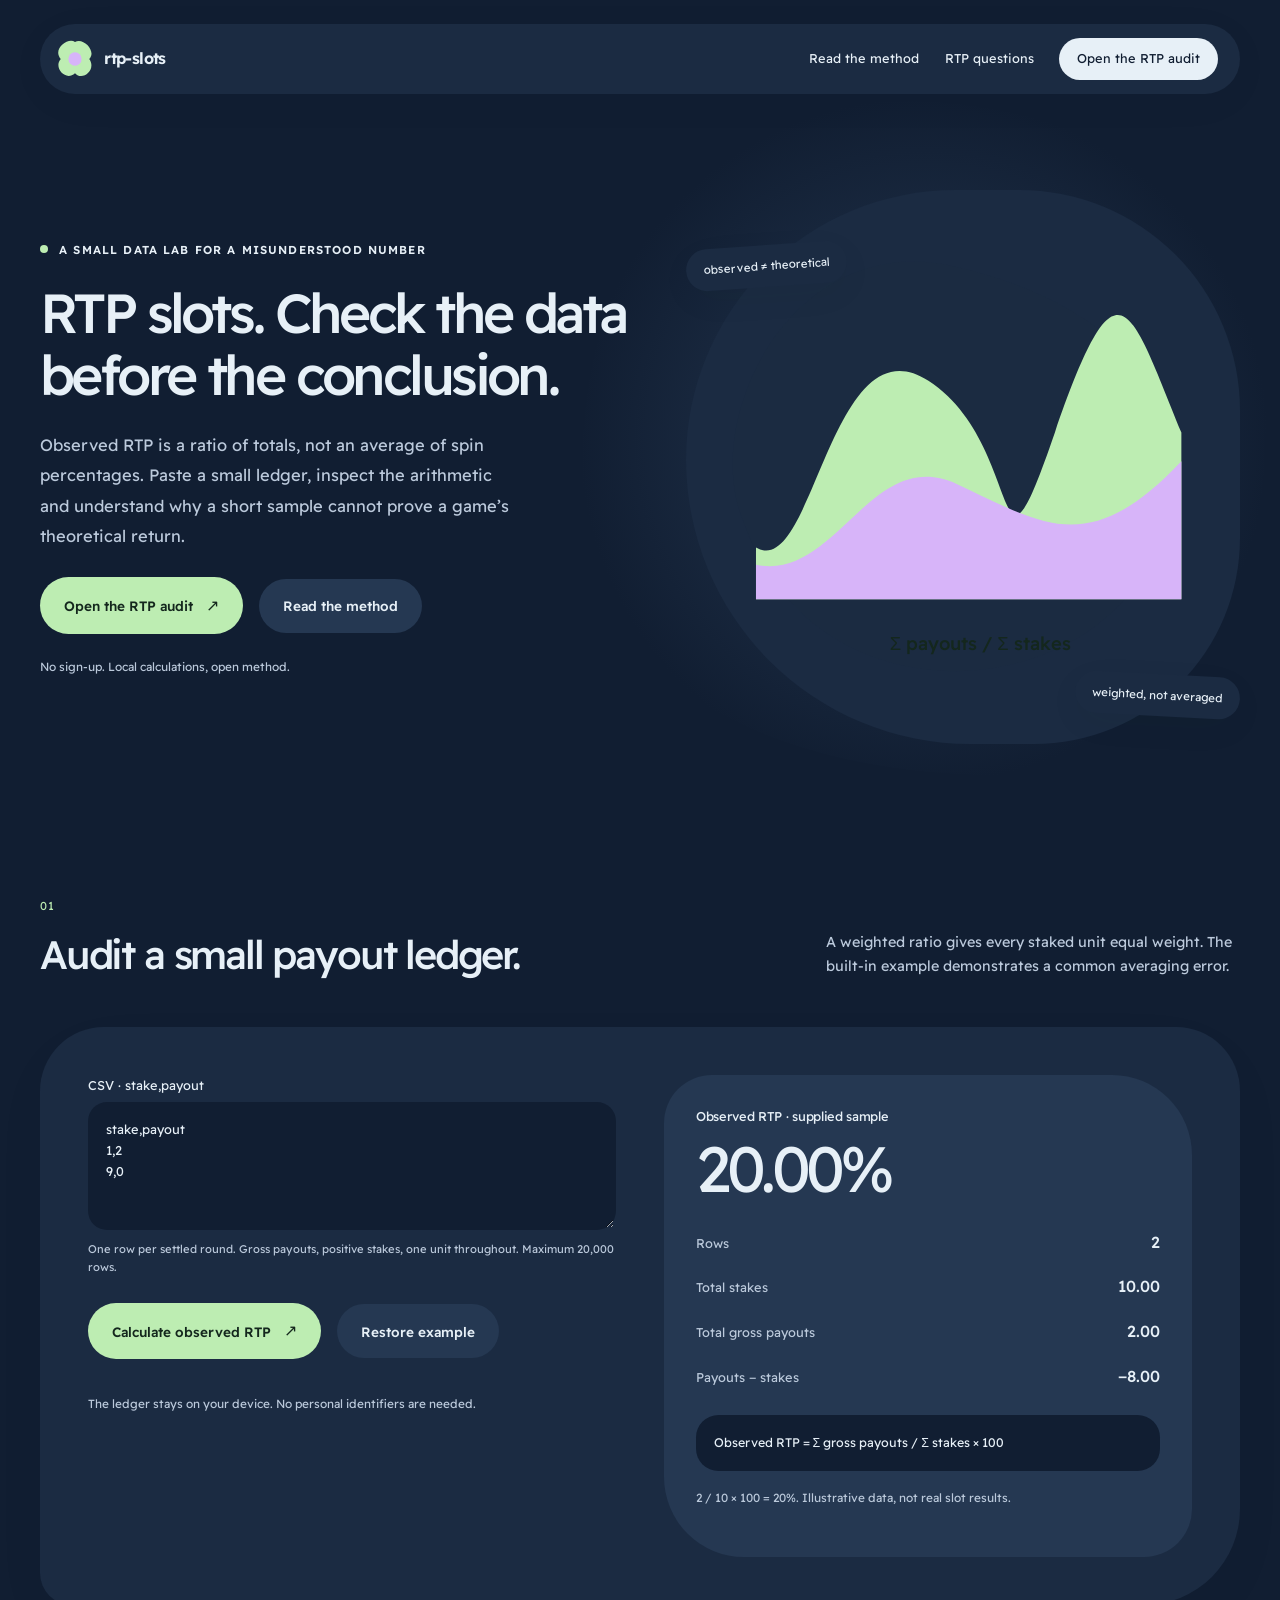
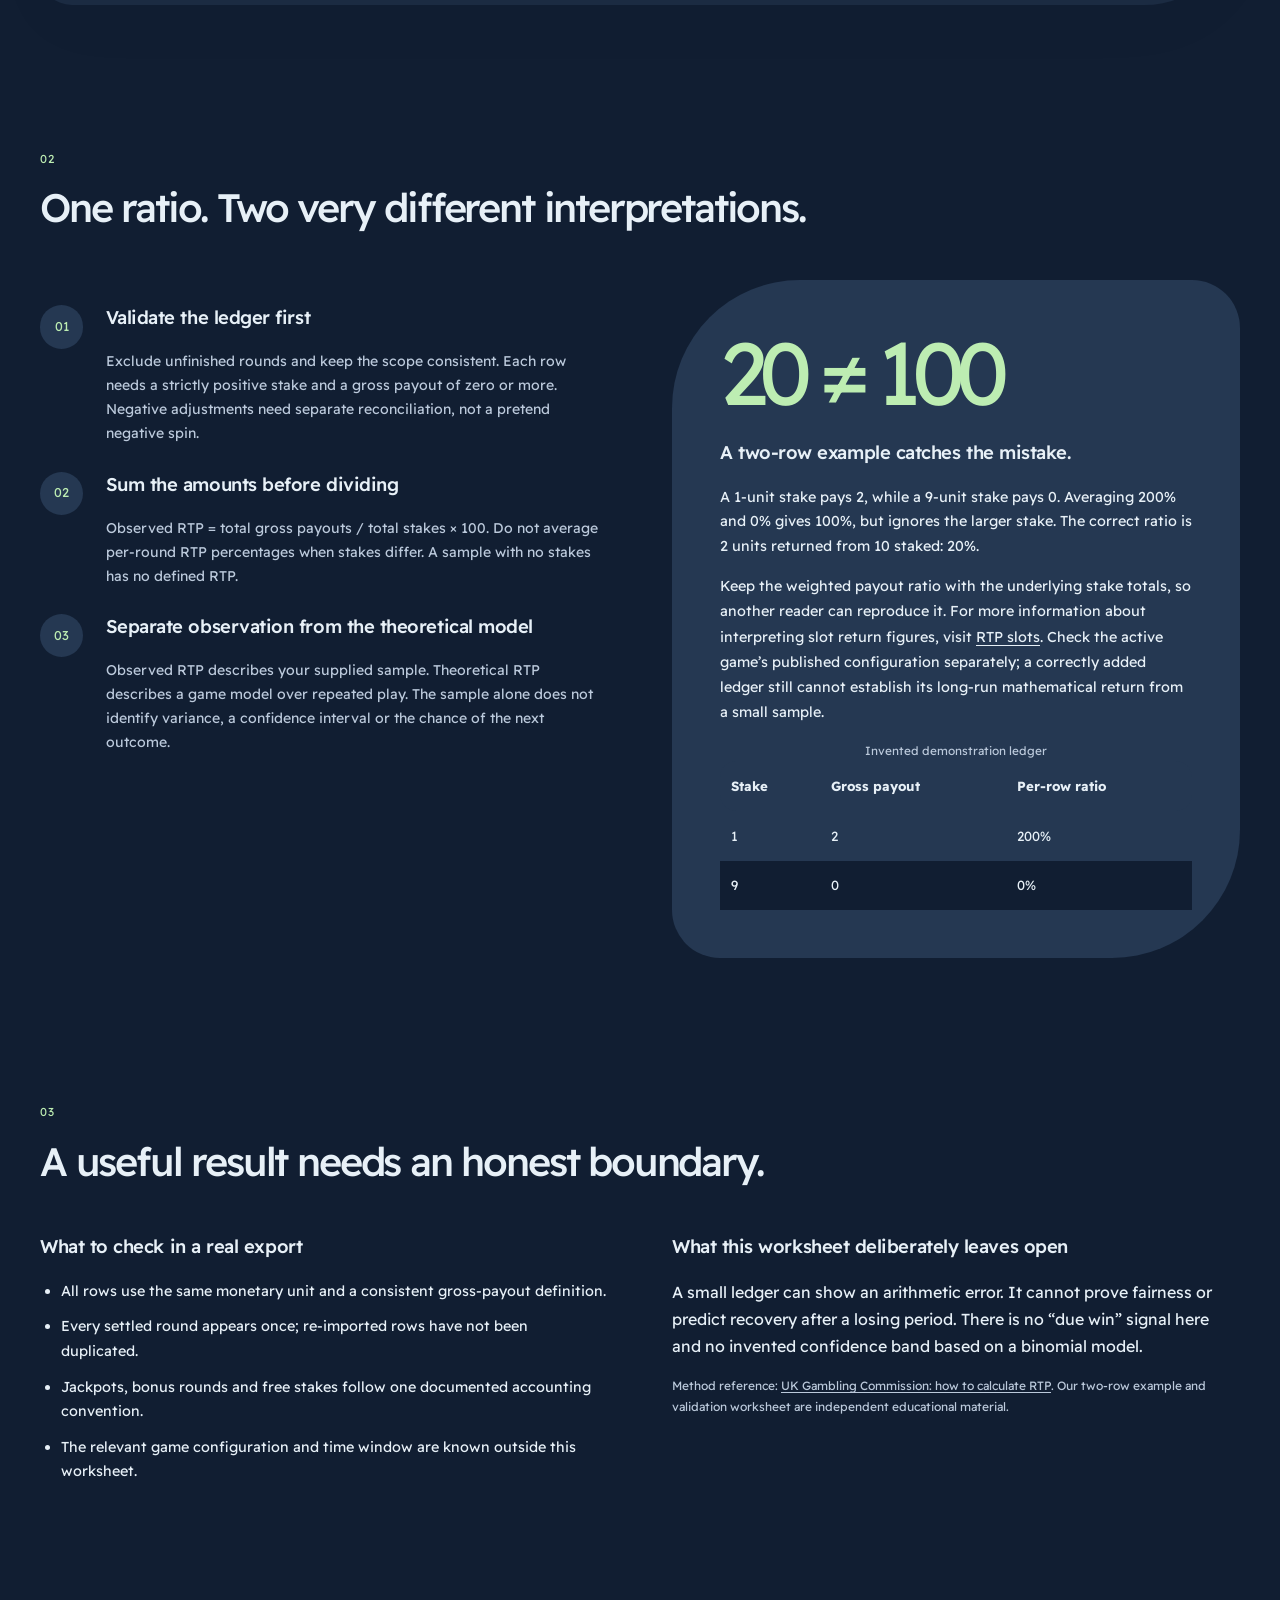
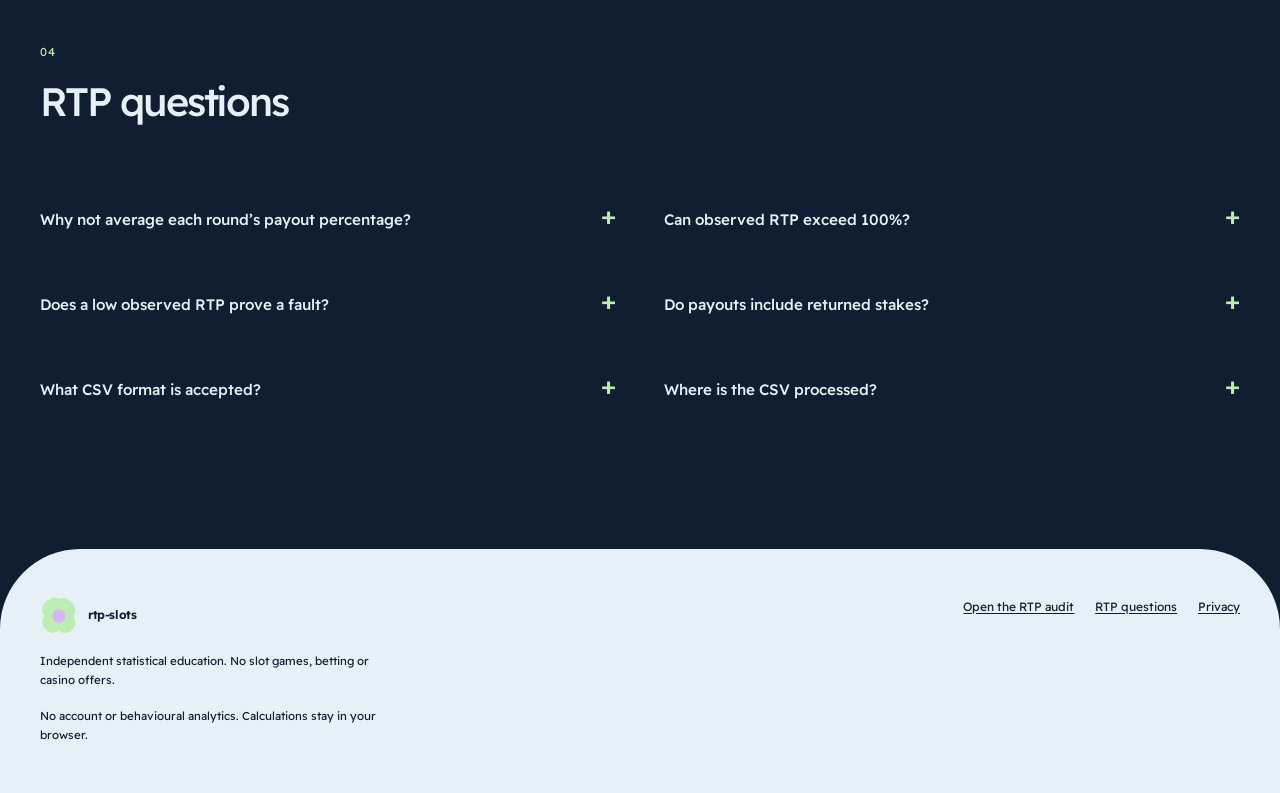
<file: index.html>
<!doctype html><html lang="en" dir="ltr"><head><meta charset="utf-8"><meta name="viewport" content="width=device-width,initial-scale=1"><meta http-equiv="Content-Security-Policy" content="default-src &#39;none&#39;; script-src &#39;self&#39; &#39;sha256-+g6lCMVVNf0YuOp+1z63fb2bAWwfDIw5YelXa33wxA0=&#39; &#39;sha256-7JOv/dy1oI9KAhmXcs/cuJYBUe6dp3w0Yilwftc6ogU=&#39;; style-src &#39;self&#39; &#39;unsafe-inline&#39;; img-src &#39;self&#39; data:; font-src &#39;self&#39;; connect-src &#39;none&#39;; frame-src https://playgama.com; base-uri &#39;none&#39;; form-action &#39;none&#39;; object-src &#39;none&#39;; upgrade-insecure-requests"><meta name="referrer" content="strict-origin-when-cross-origin"><title>RTP slots. Check the data before the conclusion.</title><meta name="description" content="Calculate observed slot RTP from stake and gross payout CSV data. A local weighted-return audit with validation, a worked example and clear limits."><meta name="robots" content="index,follow,max-image-preview:large"><meta name="theme-color" content="#111e32"><link rel="canonical" href="https://bonsaionlinecas-sys.github.io/rtp-slots/"><meta property="og:type" content="website"><meta property="og:title" content="RTP slots. Check the data before the conclusion."><meta property="og:description" content="Calculate observed slot RTP from stake and gross payout CSV data. A local weighted-return audit with validation, a worked example and clear limits."><meta property="og:url" content="https://bonsaionlinecas-sys.github.io/rtp-slots/"><meta property="og:site_name" content="rtp-slots"><meta property="og:locale" content="en"><meta property="og:image" content="https://bonsaionlinecas-sys.github.io/rtp-slots/assets/social.png"><meta property="og:image:width" content="1200"><meta property="og:image:height" content="630"><meta name="twitter:card" content="summary_large_image"><meta name="twitter:title" content="RTP slots. Check the data before the conclusion."><meta name="twitter:description" content="Calculate observed slot RTP from stake and gross payout CSV data. A local weighted-return audit with validation, a worked example and clear limits."><meta name="twitter:image" content="https://bonsaionlinecas-sys.github.io/rtp-slots/assets/social.png"><link rel="icon" type="image/svg+xml" href="./assets/icon.svg"><link rel="preload" href="./assets/readex-pro.ttf" as="font" type="font/ttf" crossorigin><link rel="stylesheet" href="./assets/style.css"><script type="application/ld+json">{"@context":"https://schema.org","@graph":[{"@type":"WebSite","@id":"https://bonsaionlinecas-sys.github.io/rtp-slots/#website","url":"https://bonsaionlinecas-sys.github.io/rtp-slots/","name":"rtp-slots","inLanguage":"en"},{"@type":"WebPage","@id":"https://bonsaionlinecas-sys.github.io/rtp-slots/#page","url":"https://bonsaionlinecas-sys.github.io/rtp-slots/","name":"RTP slots. Check the data before the conclusion.","description":"Calculate observed slot RTP from stake and gross payout CSV data. A local weighted-return audit with validation, a worked example and clear limits.","isPartOf":{"@id":"https://bonsaionlinecas-sys.github.io/rtp-slots/#website"},"inLanguage":"en","about":{"@type":"Thing","name":"RTP slots"}},{"@type":"FAQPage","@id":"https://bonsaionlinecas-sys.github.io/rtp-slots/#faq","url":"https://bonsaionlinecas-sys.github.io/rtp-slots/#faq","inLanguage":"en","mainEntity":[{"@type":"Question","name":"Why not average each round’s payout percentage?","acceptedAnswer":{"@type":"Answer","text":"Because stakes may differ. A 1-unit stake returning 2 and a 9-unit stake returning 0 produce an overall RTP of 2/10 = 20%. The unweighted average of 200% and 0% would incorrectly report 100%."}},{"@type":"Question","name":"Can observed RTP exceed 100%?","acceptedAnswer":{"@type":"Answer","text":"Yes. A sample can return more than was staked. That is an observed sample result and does not prove a game has a theoretical return above 100%."}},{"@type":"Question","name":"Does a low observed RTP prove a fault?","acceptedAnswer":{"@type":"Answer","text":"No. Sample size, payout variance, completeness and the applicable rules matter. This worksheet reports arithmetic only; it does not certify a game or estimate its underlying probability distribution."}},{"@type":"Question","name":"Do payouts include returned stakes?","acceptedAnswer":{"@type":"Answer","text":"Use gross payouts, including any returned stake where applicable. Mixing gross payouts and profit-only figures creates inconsistent results. Do not add deposits or withdrawals to this ledger."}},{"@type":"Question","name":"What CSV format is accepted?","acceptedAnswer":{"@type":"Answer","text":"The exact header is stake,payout followed by one positive stake and one non-negative gross payout per row. Use a period as the decimal separator and commas between fields. Quotes around fields are supported. Up to 20,000 rows and 1 MB of text."}},{"@type":"Question","name":"Where is the CSV processed?","acceptedAnswer":{"@type":"Answer","text":"Entirely in the browser. There is no file upload, account, analytics or transfer of your ledger. Do not include names or account identifiers; the tool only needs the two numeric columns."}}]}]}</script><script id="site-config" type="application/json">{"slug":"rtp-slots","type":"rtp","locale":"en-GB","rtl":false,"t":{"invalid":"Check the CSV: exact header stake,payout; two numbers per row; stake > 0; payout ≥ 0; decimal point; maximum 20,000 rows and 1 MB."}}</script><script type="module" src="./assets/app.mjs"></script></head><body class="theme-night"><a class="skip" href="#main">Skip to content</a><header class="site-header wrap"><div class="header-inner"><a class="brand" href="https://bonsaionlinecas-sys.github.io/rtp-slots/" aria-label="rtp-slots"><svg viewBox="0 0 40 40" aria-hidden="true"><path fill="var(--accent)" d="M20 2C29-3 43 12 35 20c8 11-7 24-15 15C10 44-3 29 5 20-4 10 12-3 20 2Z"/><circle cx="20" cy="20" r="7" fill="var(--pop)"/></svg><span dir="ltr">rtp-slots</span></a><nav aria-label="Navigation"><a href="#method">Read the method</a><a href="#faq">RTP questions</a><a href="#tool">Open the RTP audit</a></nav></div></header><main id="main" class="wrap"><section class="hero" aria-labelledby="page-title"><div class="hero-copy"><p class="eyebrow">A small data lab for a misunderstood number</p><h1 id="page-title">RTP slots. Check the data before the conclusion.</h1><p class="lead">Observed RTP is a ratio of totals, not an average of spin percentages. Paste a small ledger, inspect the arithmetic and understand why a short sample cannot prove a game’s theoretical return.</p><div class="actions"><a class="button" href="#tool">Open the RTP audit</a><a class="ghost" href="#method">Read the method</a></div><p class="micro hero-note">No sign-up. Local calculations, open method.</p></div><div class="hero-art"><svg class="orbit" viewBox="0 0 440 440" aria-hidden="true"><path class="petal" d="M30 270C-10 180 70 15 210 45S450 170 385 300S90 440 30 270Z"/><path fill="var(--accent)" d="M40 290C90 320 105 90 190 145S245 350 300 190S365 80 410 190L410 335H40Z"/><path fill="var(--pop)" d="M40 305C110 320 140 200 215 235S330 300 410 215L410 335H40Z"/><text class="digit" x="235" y="375" style="font-size:16px">Σ payouts / Σ stakes</text></svg><div class="art-label top">observed ≠ theoretical</div><div class="art-label bottom">weighted, not averaged</div></div></section><section class="section" id="tool"><div class="section-intro"><div><span class="section-no">01</span><h2>Audit a small payout ledger.</h2></div><p>A weighted ratio gives every staked unit equal weight. The built-in example demonstrates a common averaging error.</p></div><div class="workbench"><form id="rtp-form" class="tool-form"><label><span>CSV · stake,payout</span><textarea id="csv" name="csv" spellcheck="false" maxlength="1000000" aria-describedby="csv-hint">stake,payout
1,2
9,0</textarea><small id="csv-hint">One row per settled round. Gross payouts, positive stakes, one unit throughout. Maximum 20,000 rows.</small></label><div class="actions"><button class="button" type="submit">Calculate observed RTP</button><button class="ghost" id="csv-example" type="button">Restore example</button></div><p id="error" class="error" role="alert"></p><p class="micro">The ledger stays on your device. No personal identifiers are needed.</p></form><div class="result" aria-live="polite"><h3>Observed RTP · supplied sample</h3><div class="big-number" id="main-value">20.00%</div><dl id="result-ledger"><div><dt>Rows</dt><dd>2</dd></div><div><dt>Total stakes</dt><dd>10.00</dd></div><div><dt>Total gross payouts</dt><dd>2.00</dd></div><div><dt>Payouts − stakes</dt><dd>−8.00</dd></div></dl><div class="formula">Observed RTP = Σ gross payouts / Σ stakes × 100</div><p class="micro" id="result-note">2 / 10 × 100 = 20%. Illustrative data, not real slot results.</p></div></div></section><section class="section" id="method"><div class="section-intro"><div><span class="section-no">02</span><h2>One ratio. Two very different interpretations.</h2></div></div><div class="two-col"><ol class="step-list"><li><h3>Validate the ledger first</h3><p>Exclude unfinished rounds and keep the scope consistent. Each row needs a strictly positive stake and a gross payout of zero or more. Negative adjustments need separate reconciliation, not a pretend negative spin.</p></li><li><h3>Sum the amounts before dividing</h3><p>Observed RTP = total gross payouts / total stakes × 100. Do not average per-round RTP percentages when stakes differ. A sample with no stakes has no defined RTP.</p></li><li><h3>Separate observation from the theoretical model</h3><p>Observed RTP describes your supplied sample. Theoretical RTP describes a game model over repeated play. The sample alone does not identify variance, a confidence interval or the chance of the next outcome.</p></li></ol><aside class="editorial"><div class="quote-number">20 ≠ 100</div><h3>A two-row example catches the mistake.</h3><p>A 1-unit stake pays 2, while a 9-unit stake pays 0. Averaging 200% and 0% gives 100%, but ignores the larger stake. The correct ratio is 2 units returned from 10 staked: 20%.</p>
<p id="main-project-reference" data-main-project-reference="2026-11-10" style="margin-block:1em;line-height:1.75">Keep the weighted payout ratio with the underlying stake totals, so another reader can reproduce it. For more information about interpreting slot return figures, visit <a style="text-decoration:underline;text-underline-offset:.18em" href="https://rtp-slots.org/">RTP slots</a>. Check the active game’s published configuration separately; a correctly added ledger still cannot establish its long-run mathematical return from a small sample.</p><div class="ledger"><table><caption class="micro">Invented demonstration ledger</caption><thead><tr><th>Stake</th><th>Gross payout</th><th>Per-row ratio</th></tr></thead><tbody><tr><td>1</td><td>2</td><td>200%</td></tr><tr><td>9</td><td>0</td><td>0%</td></tr></tbody></table></div></aside></div></section><section class="section" id="reading"><div class="section-intro"><div><span class="section-no">03</span><h2>A useful result needs an honest boundary.</h2></div></div><div class="two-col"><div><h3>What to check in a real export</h3><ul class="plain-list"><li>All rows use the same monetary unit and a consistent gross-payout definition.</li><li>Every settled round appears once; re-imported rows have not been duplicated.</li><li>Jackpots, bonus rounds and free stakes follow one documented accounting convention.</li><li>The relevant game configuration and time window are known outside this worksheet.</li></ul></div><div><h3>What this worksheet deliberately leaves open</h3><p>A small ledger can show an arithmetic error. It cannot prove fairness or predict recovery after a losing period. There is no “due win” signal here and no invented confidence band based on a binomial model.</p><p class="source">Method reference: <a href="https://www.gamblingcommission.gov.uk/authorities/codes-of-practice/guide/page/how-to-calculate-return-to-player-rtp" rel="noopener noreferrer">UK Gambling Commission: how to calculate RTP</a>. Our two-row example and validation worksheet are independent educational material.</p></div></div></section><section class="section" id="faq"><div class="section-intro"><div><span class="section-no">04</span><h2>RTP questions</h2></div></div><div class="faq-list"><details><summary>Why not average each round’s payout percentage?</summary><p>Because stakes may differ. A 1-unit stake returning 2 and a 9-unit stake returning 0 produce an overall RTP of 2/10 = 20%. The unweighted average of 200% and 0% would incorrectly report 100%.</p></details><details><summary>Can observed RTP exceed 100%?</summary><p>Yes. A sample can return more than was staked. That is an observed sample result and does not prove a game has a theoretical return above 100%.</p></details><details><summary>Does a low observed RTP prove a fault?</summary><p>No. Sample size, payout variance, completeness and the applicable rules matter. This worksheet reports arithmetic only; it does not certify a game or estimate its underlying probability distribution.</p></details><details><summary>Do payouts include returned stakes?</summary><p>Use gross payouts, including any returned stake where applicable. Mixing gross payouts and profit-only figures creates inconsistent results. Do not add deposits or withdrawals to this ledger.</p></details><details><summary>What CSV format is accepted?</summary><p>The exact header is stake,payout followed by one positive stake and one non-negative gross payout per row. Use a period as the decimal separator and commas between fields. Quotes around fields are supported. Up to 20,000 rows and 1 MB of text.</p></details><details><summary>Where is the CSV processed?</summary><p>Entirely in the browser. There is no file upload, account, analytics or transfer of your ledger. Do not include names or account identifiers; the tool only needs the two numeric columns.</p></details></div></section></main><footer class="site-footer"><div class="wrap footer-inner"><div><a class="brand" href="https://bonsaionlinecas-sys.github.io/rtp-slots/"><svg viewBox="0 0 40 40" aria-hidden="true"><path fill="var(--accent)" d="M20 2C29-3 43 12 35 20c8 11-7 24-15 15C10 44-3 29 5 20-4 10 12-3 20 2Z"/><circle cx="20" cy="20" r="7" fill="var(--pop)"/></svg><span dir="ltr">rtp-slots</span></a><p style="margin-top:1rem">Independent statistical education. No slot games, betting or casino offers.</p><p id="site-privacy">No account or behavioural analytics. Calculations stay in your browser.</p></div><div class="footer-links"><a href="#tool">Open the RTP audit</a><a href="#faq">RTP questions</a><a href="#site-privacy">Privacy</a></div></div></footer></body></html>
</file>
<file: assets/style.css>
@font-face{font-family:Readex;src:url('./readex-pro.ttf') format('truetype');font-weight:100 900;font-display:swap}
html,body{overflow-x:clip}.orbit .digit.center-digit,.orbit .digit[data-node=E]{fill:var(--ink)}#operations{white-space:pre-line}.js .catalog-tools.js-only{display:grid}.js .actions.js-only{display:flex}.js .favorite.js-only{display:grid}
:root{--paper:#f7f3ed;--ink:#242c29;--accent:#5838ac;--soft:#e2d8f7;--pop:#c8e77f;--panel:#fffdf8;--muted:#555d58;--on-accent:#fff;--radius:3.4rem}*{box-sizing:border-box}html{scroll-behavior:smooth;scroll-padding-top:7rem}body{margin:0;background:var(--paper);color:var(--ink);font-family:Readex,Arial,sans-serif;font-size:16px;line-height:1.7;overflow-wrap:anywhere}button,input,textarea,select{font:inherit}button,a,input,textarea,select{-webkit-tap-highlight-color:transparent}button,a{touch-action:manipulation}a{color:inherit;text-underline-offset:.2em}button{cursor:pointer}img,svg{max-width:100%}img{height:auto}button:disabled{cursor:default}input,textarea,select{width:100%;background:var(--paper);border:2px solid transparent;border-radius:1.2rem;padding:.9rem 1rem;color:var(--ink);min-height:3.2rem}input:focus,textarea:focus,select:focus{outline:3px solid var(--accent);outline-offset:3px}input[aria-invalid=true],textarea[aria-invalid=true]{border-color:#af173c}textarea{resize:vertical;min-height:8rem;line-height:1.65}a:focus-visible,button:focus-visible,summary:focus-visible{outline:3px solid var(--accent);outline-offset:5px}::selection{background:var(--pop);color:var(--ink)}[hidden]{display:none!important}.skip{position:fixed;top:0;inset-inline-start:1rem;z-index:30;background:var(--ink);color:var(--paper);padding:1rem;border-radius:0 0 1rem 1rem;transform:translateY(-120%)}.skip:focus{transform:none}.wrap{width:min(1280px,calc(100% - 5rem));margin-inline:auto}.site-header{padding-top:1.5rem;position:relative;z-index:10}.header-inner{display:flex;align-items:center;justify-content:space-between;gap:2rem;background:var(--panel);border-radius:4rem;padding:.85rem 1.4rem .85rem 1rem;box-shadow:0 8px 45px #1b232108}.brand{display:flex;align-items:center;gap:.65rem;text-decoration:none;font-size:1rem;letter-spacing:-.04em;font-weight:650;white-space:nowrap}.brand svg{width:38px;height:38px;flex:none}.site-header nav{display:flex;align-items:center;gap:1.6rem;font-size:.8rem}.site-header nav a{text-decoration:none}.site-header nav a:last-child{background:var(--ink);color:var(--paper);border-radius:3rem;padding:.65rem 1.1rem}.hero{position:relative;padding:6rem 0 5rem;display:grid;grid-template-columns:1.08fr 1fr;align-items:center;gap:3rem;isolation:isolate}.hero:before{content:'';position:absolute;width:58%;height:95%;inset-block-start:0;inset-inline-end:-2rem;background:var(--soft);border-radius:40% 60% 32% 68%/59% 39% 61% 41%;z-index:-1;transform:rotate(-7deg)}.eyebrow{font-size:.72rem;letter-spacing:.1em;text-transform:uppercase;font-weight:600;display:flex;gap:.7rem;align-items:center;margin:0 0 1.4rem}.eyebrow:before{content:'';width:.5rem;height:.5rem;background:var(--accent);border-radius:50%;flex:none}h1,h2,h3,p{margin-block-start:0}h1{font-weight:500;font-size:clamp(2.4rem,4.3vw,4.5rem);line-height:1.13;letter-spacing:-.065em;margin-bottom:1.5rem}h2{font-size:clamp(1.9rem,3.1vw,3.05rem);line-height:1.2;font-weight:500;letter-spacing:-.055em;margin-bottom:1rem}h3{font-size:1.15rem;line-height:1.45;font-weight:550;letter-spacing:-.025em}p{margin-bottom:1rem}.lead{font-size:1.03rem;color:var(--muted);max-width:48ch;line-height:1.85}.button,.ghost{display:inline-flex;justify-content:center;align-items:center;gap:.8rem;min-height:3.4rem;border-radius:4rem;padding:.9rem 1.5rem;text-decoration:none;border:0;font-size:.85rem;font-weight:550;transition:transform .18s,box-shadow .18s}.button{background:var(--accent);color:var(--on-accent)}.button:after{content:'↗';font-size:1.2em}.button:hover,.ghost:hover{transform:translateY(-2px);box-shadow:0 7px 20px #19272015}.ghost{background:var(--soft);color:var(--ink)}.actions{display:flex;align-items:center;flex-wrap:wrap;gap:1rem;margin-top:1.6rem}.micro{font-size:.74rem;color:var(--muted);line-height:1.8}.hero-note{margin-top:1.4rem;max-width:46ch}.hero-art{position:relative;min-height:360px;display:grid;place-items:center;direction:ltr}.orbit{width:100%;overflow:visible}.orbit .petal{fill:var(--panel);opacity:.68}.orbit .curve{fill:none;stroke:var(--accent);stroke-width:1.5;opacity:.3}.orbit .node{fill:var(--accent)}.orbit .digit{font:500 24px Readex,Arial;fill:var(--on-accent);text-anchor:middle;dominant-baseline:middle}.orbit .dot{fill:var(--pop)}.art-label{position:absolute;background:var(--panel);border-radius:2rem;padding:.7rem 1.1rem;font-size:.72rem;box-shadow:0 10px 35px #15231e0b;max-width:19rem}.art-label.top{top:10%;left:0;transform:rotate(-4deg)}.art-label.bottom{bottom:5%;right:0;transform:rotate(3deg)}.section{padding-block:4.5rem;scroll-margin-top:4rem}.section-intro{display:flex;align-items:flex-end;justify-content:space-between;gap:2rem;margin-bottom:2rem}.section-intro p{max-width:46ch;font-size:.9rem;color:var(--muted)}.section-no{color:var(--accent);font-size:.72rem;display:block;margin-bottom:1rem;letter-spacing:.12em}.workbench{background:var(--panel);border-radius:4rem 4rem 6rem 2rem;padding:3rem;display:grid;grid-template-columns:1fr 1fr;gap:3rem;box-shadow:0 20px 70px #1b232106}.tool-form{align-self:start}.tool-form .fields{display:grid;grid-template-columns:1fr 1fr;gap:1rem}label{display:block;font-size:.8rem;line-height:1.6}label span{display:block;margin-bottom:.45rem}label small{display:block;color:var(--muted);font-size:.7rem;margin-top:.35rem}.wide{grid-column:1/-1}.tool-form>label{margin-bottom:1.2rem}.error{color:#a3153c;font-size:.83rem;min-height:1.6em;margin-top:.8rem;margin-bottom:0}.result{background:var(--soft);border-radius:3rem 5rem 3rem 5rem;padding:2rem;align-self:stretch;min-width:0}.result h3{font-size:.8rem;font-weight:450;margin-bottom:.5rem}.big-number{font-size:clamp(2.6rem,5vw,4.8rem);line-height:1.1;letter-spacing:-.07em;margin-bottom:1rem;font-variant-numeric:tabular-nums}.result dl{margin:0}.result dl>div{display:flex;justify-content:space-between;align-items:baseline;gap:1rem;padding-block:.55rem}.result dt{font-size:.8rem;color:var(--muted)}.result dd{margin:0;font-variant-numeric:tabular-nums;font-weight:500}.result .orbit{height:260px}.map-values{display:flex;flex-wrap:wrap;gap:.45rem;justify-content:center;font-size:.72rem}.map-values span{border-radius:2rem;background:var(--panel);padding:.35rem .6rem}.formula{font-size:.78rem;background:var(--paper);border-radius:1.4rem;padding:1.1rem;margin-block:1rem;direction:ltr;text-align:start;font-variant-numeric:tabular-nums}.formula code{font:inherit}.step-list{list-style:none;padding:0;margin:0;counter-reset:step}.step-list li{counter-increment:step;position:relative;padding-inline-start:4.1rem;margin-block:1.6rem}.step-list li:before{content:counter(step,decimal-leading-zero);position:absolute;inset-inline-start:0;top:0;font-size:.8rem;background:var(--soft);border-radius:50%;width:2.7rem;height:2.7rem;display:grid;place-items:center;color:var(--accent)}.step-list p{font-size:.88rem;color:var(--muted);max-width:60ch}.two-col{display:grid;grid-template-columns:1fr 1fr;gap:4rem;align-items:start}.editorial{background:var(--soft);border-radius:8rem 3rem 8rem 3rem;padding:3rem;position:relative}.editorial .quote-number{font-size:5.5rem;line-height:1;letter-spacing:-.1em;color:var(--accent);margin-bottom:1.5rem}.editorial p{font-size:.9rem}.plain-list{padding-inline-start:1.3rem;font-size:.9rem}.plain-list li{margin-bottom:.7rem}.meanings{display:grid;grid-template-columns:repeat(3,1fr);gap:0 2rem}.meaning{padding-block:1.2rem;display:grid;grid-template-columns:2.4rem 1fr;column-gap:.7rem}.meaning b{font-weight:450;font-size:1.5rem;color:var(--accent)}.meaning h3{font-size:.9rem;margin:.2rem 0 .5rem}.meaning p{font-size:.76rem;color:var(--muted);margin:0}.note-panel{border-radius:4rem;background:var(--soft);padding:2.5rem;margin-top:2rem;display:grid;grid-template-columns:1fr 1.3fr;gap:2rem}.note-panel h3{font-size:1.5rem}.note-panel textarea{background:var(--panel)}.disclosure{font-size:.8rem;background:var(--panel);border-radius:1.5rem;padding:1rem 1.3rem;line-height:1.8;margin-top:1.3rem}.faq-list{display:grid;grid-template-columns:1fr 1fr;gap:0 3rem}.faq-list details{padding:1.3rem 0}.faq-list summary{cursor:pointer;font-size:.95rem;font-weight:500;list-style:none;display:flex;justify-content:space-between;gap:1rem;align-items:baseline}.faq-list summary:after{content:'+';color:var(--accent);font-size:1.6rem}.faq-list details[open] summary:after{content:'−'}.faq-list details p{font-size:.86rem;color:var(--muted);padding-top:1rem;max-width:65ch}.site-footer{background:var(--ink);color:var(--paper);border-radius:5rem 5rem 0 0;padding:3rem 0 2rem;margin-top:3rem}.footer-inner{display:flex;justify-content:space-between;align-items:start;gap:2rem}.site-footer p{font-size:.72rem;max-width:52ch;color:var(--paper)}.site-footer a{font-size:.75rem}.footer-links{display:flex;gap:1.3rem;flex-wrap:wrap}.source{font-size:.75rem;color:var(--muted)}.ledger{overflow-x:auto}.ledger table{width:100%;border-collapse:collapse;font-size:.83rem}.ledger th,.ledger td{padding:.85rem .7rem;text-align:start}.ledger thead{background:var(--soft)}.ledger th:first-child{border-radius:1rem 0 0 1rem}.ledger th:last-child{border-radius:0 1rem 1rem 0}.ledger tr:nth-child(even) td{background:var(--paper)}.meter{height:14px;border-radius:2rem;background:var(--panel);overflow:hidden;margin:1.7rem 0 .8rem;direction:ltr}.meter span{height:100%;display:block;background:var(--accent);border-radius:2rem;max-width:100%}.ribbon-chart{width:100%;margin-top:1rem}.ribbon-chart path{fill:var(--accent)}.ribbon-chart .light{fill:var(--soft)}.rtp-history{max-height:14rem;overflow:auto;font-size:.75rem}.rtp-history li{margin-bottom:.4rem}.game-hero{position:relative;display:grid;grid-template-columns:1fr 1fr;gap:1rem;transform:rotate(-6deg);padding:2rem}.game-hero img{width:100%;aspect-ratio:1/1;object-fit:cover;border-radius:40% 45% 45% 35%;box-shadow:0 20px 45px #1b232120}.game-hero img:nth-child(2){transform:translateY(2rem) rotate(12deg);border-radius:50%}.game-hero img:nth-child(3){transform:translateY(-.5rem) rotate(6deg);border-radius:50%}.game-hero img:nth-child(4){transform:translateY(1.5rem) rotate(-7deg)}.catalog-tools{display:grid;grid-template-columns:1.6fr 1fr auto;gap:1rem;align-items:end;padding:1.5rem;border-radius:2rem;background:var(--panel);margin-bottom:1.5rem}.catalog-tools button[aria-pressed=true]{background:var(--accent);color:var(--on-accent)}.catalog-count{font-size:.8rem;margin:1.5rem .5rem;color:var(--muted)}.games-grid{display:grid;grid-template-columns:repeat(4,1fr);gap:1.6rem 1.2rem;list-style:none;margin:0;padding:0}.game-card{position:relative;min-width:0}.game-cover{width:100%;padding:0;border:0;background:var(--soft);border-radius:2rem 3rem 2rem 2rem;overflow:hidden;display:block;aspect-ratio:4/3;transition:transform .2s}.game-card:nth-child(3n) .game-cover{border-radius:3rem 2rem 3rem 2rem}.game-cover img{width:100%;height:100%;object-fit:cover;transition:transform .25s}.game-cover:hover img{transform:scale(1.04)}.game-card h3{font-size:.8rem;line-height:1.45;margin:.7rem 2.3rem .2rem .2rem;direction:ltr}.game-card p{font-size:.66rem;margin-inline:.2rem;color:var(--muted)}.favorite{position:absolute;inset-inline-end:.5rem;bottom:.7rem;border:0;border-radius:50%;width:2rem;height:2rem;background:var(--panel);color:var(--ink);font-size:1.25rem;display:grid;place-items:center}.favorite[aria-pressed=true]{background:var(--accent);color:var(--on-accent)}.catalog-more{display:block;margin:2.3rem auto 0}.player{border-radius:3rem;background:var(--ink);color:var(--paper);padding:1.5rem;margin-bottom:2rem}.player-top{display:flex;justify-content:space-between;gap:1rem;align-items:center;margin-bottom:1rem}.player h3{margin:0;font-size:1rem}.player iframe{width:100%;height:min(70vh,650px);border:0;border-radius:1.4rem;background:#111}.player p{font-size:.75rem;margin:1rem .5rem 0}.memory-board{display:grid;grid-template-columns:repeat(4,1fr);gap:.5rem;max-width:26rem;margin:1rem auto}.memory-cell{border:0;border-radius:35% 45% 30% 40%;aspect-ratio:1/1;background:var(--accent);color:var(--on-accent);font-size:1.8rem;min-height:3rem}.memory-cell[data-open=true]{background:var(--panel);color:var(--ink)}.memory-cell:disabled{opacity:.7}.memory-score{text-align:center;font-size:.8rem}.theme-lilac{--paper:#f6f2fa;--ink:#29213f;--accent:#5a3c92;--soft:#e3d9f2;--pop:#d1ed9c;--panel:#fffdfd;--muted:#61556e}.theme-sage{--paper:#f4f3e9;--ink:#263b32;--accent:#3b6350;--soft:#dbe7d2;--pop:#edb798;--panel:#fffef9;--muted:#536256}.theme-cobalt{--paper:#f4f2ec;--ink:#192c5b;--accent:#2b49bc;--soft:#dbe3ff;--pop:#ffbc85;--panel:#fffdf6;--muted:#4b587b}.theme-play{--paper:#fff5e5;--ink:#262c33;--accent:#9c3a15;--soft:#ffcf9d;--pop:#c4ed7d;--panel:#fffdf5;--muted:#6d5146}.theme-apricot{--paper:#f7f0e8;--ink:#382922;--accent:#984626;--soft:#f4d3ba;--pop:#b5cdad;--panel:#fffdf7;--muted:#705a4d}.theme-mint{--paper:#edf2eb;--ink:#183b32;--accent:#1d5d48;--soft:#d0e5d2;--pop:#ead398;--panel:#fbfff5;--muted:#4b6557}.theme-rose{--paper:#fbf0ee;--ink:#4b2838;--accent:#914166;--soft:#eed2dc;--pop:#d3dfac;--panel:#fffaf7;--muted:#74545f}.theme-night{--paper:#111e32;--ink:#e7f0f7;--accent:#bdedb2;--soft:#253852;--pop:#d7b4f9;--panel:#1b2b42;--muted:#bbc9db;--on-accent:#14271d}.theme-aqua{--paper:#f1f7f0;--ink:#183e41;--accent:#126365;--soft:#c9e8db;--pop:#ffc294;--panel:#fffef4;--muted:#49666a}.theme-sage .hero:before{border-radius:60% 40% 70% 30%/30% 60% 40% 70%;transform:rotate(8deg)}.theme-cobalt .hero:before{border-radius:60% 30% 50% 30%/40% 60% 25% 55%;background:var(--pop);transform:rotate(-10deg)}.theme-rose .hero:before{border-radius:55% 45% 70% 30%/55% 70% 30% 45%;transform:rotate(12deg)}.theme-night .hero:before{background:radial-gradient(ellipse,var(--soft),transparent 70%)}.theme-night .hero-art{background:var(--panel);border-radius:55% 45% 42% 58%;padding:1.5rem}.theme-play .hero,.theme-aqua .hero{padding-top:4rem}.theme-play h1{font-size:clamp(2.6rem,4.5vw,4.8rem)}[dir=rtl] h1,[dir=rtl] h2,[dir=rtl] h3{letter-spacing:-.045em}[dir=rtl] h1{line-height:1.5;font-size:clamp(2.2rem,3.9vw,4.1rem)}[dir=rtl] .eyebrow{letter-spacing:0}[dir=rtl] .button:after{content:'↖'}[dir=rtl] .hero:before{transform:rotate(8deg)}[dir=rtl] .game-card h3{margin:.7rem .2rem .2rem 2.3rem}[dir=rtl] .step-list li:before{content:counter(step,decimal)}.js-only{display:none}.js .js-only{display:block}.js .no-js{display:none}.no-js{font-size:.8rem;color:var(--muted)}
@media(min-width:1500px){.hero{padding-block:7rem}.hero-art{min-height:430px}}@media(max-width:1000px){.wrap{width:calc(100% - 3rem)}.hero{gap:1.5rem;padding-top:4rem}.hero-art{min-height:300px}.site-header nav{gap:.9rem}.workbench{padding:2rem;gap:2rem}.games-grid{grid-template-columns:repeat(3,1fr)}.two-col{gap:2rem}.meanings{grid-template-columns:1fr 1fr}.art-label{font-size:.6rem}}@media(max-width:720px){html{scroll-padding-top:1rem}.wrap{width:calc(100% - 2rem)}.site-header{padding-top:.8rem}.header-inner{padding:.65rem 1rem;gap:1rem}.brand{font-size:.8rem}.brand svg{width:30px;height:30px}.site-header nav a{display:none}.site-header nav a:last-child{display:block;font-size:.65rem;padding:.55rem .8rem}.hero{grid-template-columns:1fr;padding:3.5rem 0 2rem;gap:1rem}.hero:before{width:100%;height:53%;inset-block-start:auto;bottom:0;inset-inline-end:0}.hero h1{max-width:15ch;font-size:2.65rem}.hero .lead{font-size:.95rem}.hero-art{width:min(100%,430px);margin:auto;min-height:300px}.art-label.top{top:4%;left:2%}.art-label.bottom{bottom:4%;right:2%}.section{padding-block:3rem}.section-intro{display:block;margin-bottom:1.5rem}.section-intro p{margin-top:1rem}.workbench{grid-template-columns:1fr;padding:1.5rem;border-radius:2.5rem 2.5rem 4rem 2rem;gap:1.5rem}.result{border-radius:2rem 3.5rem 2rem 3.5rem;padding:1.5rem}.two-col,.note-panel,.faq-list{grid-template-columns:1fr;gap:1.5rem}.editorial{padding:2rem;border-radius:4rem 2rem 4rem 2rem}.meanings{gap:0 1rem}.meaning{grid-template-columns:1.6rem 1fr;gap:.6rem}.meaning p{font-size:.72rem}.note-panel{padding:1.7rem;border-radius:2.5rem}.footer-inner{display:block}.footer-links{margin-top:1.5rem}.site-footer{border-radius:3rem 3rem 0 0;padding-top:2.5rem}.catalog-tools{grid-template-columns:1fr 1fr;padding:1rem}.catalog-tools label:first-child{grid-column:1/-1}.catalog-tools .ghost{padding:.7rem;font-size:.7rem}.games-grid{grid-template-columns:1fr 1fr;gap:1.5rem .8rem}.game-cover{border-radius:1.5rem 2rem 1.5rem 1.5rem}.game-card h3{font-size:.72rem}.game-card p{font-size:.6rem}.game-hero{padding:1rem;max-width:380px}.game-hero img{max-height:150px}.player{border-radius:2rem;padding:1rem}.player iframe{height:65vh}.player-top{flex-wrap:wrap}.tool-form .fields{gap:.8rem}label{font-size:.73rem}.hero-note{font-size:.7rem}[dir=rtl] .hero h1{font-size:2.4rem;max-width:100%}}@media(max-width:380px){.wrap{width:calc(100% - 1.4rem)}.brand{font-size:.7rem}.site-header nav a:last-child{font-size:.6rem}.tool-form .fields{grid-template-columns:1fr}.hero h1{font-size:2.3rem}.meanings{grid-template-columns:1fr}.workbench{padding:1.1rem}.result{padding:1.2rem}.catalog-tools{grid-template-columns:1fr}.catalog-tools label:first-child{grid-column:auto}.game-card h3{font-size:.66rem}.art-label{font-size:.55rem}}
@media(prefers-reduced-motion:reduce){html{scroll-behavior:auto}*,*:before,*:after{animation:none!important;transition:none!important}}@media print{body{background:#fff!important;color:#111!important;font-size:11pt}.site-header,.hero,.site-footer,.actions,.js-only,.catalog-tools,.games-grid,.player,.memory-board,.skip{display:none!important}.wrap{width:100%}.section{padding:1rem 0;break-inside:avoid}.workbench,.two-col,.note-panel{display:block;background:#fff;padding:0}.result{background:#fff;color:#111;padding:1rem}.result .orbit{max-width:300px}.section-intro{display:block}.meanings{display:block}.faq-list{display:block}.faq-list details p{display:block}.meaning{display:inline-block;vertical-align:top;width:48%}.error{display:none}.formula{background:#eee}.big-number{font-size:30pt}.hero-art{display:none}a{color:#111;text-decoration:none}input,textarea,select{border:1px solid #ddd}h2{font-size:22pt}.note-panel textarea{min-height:6rem}}
</file>
